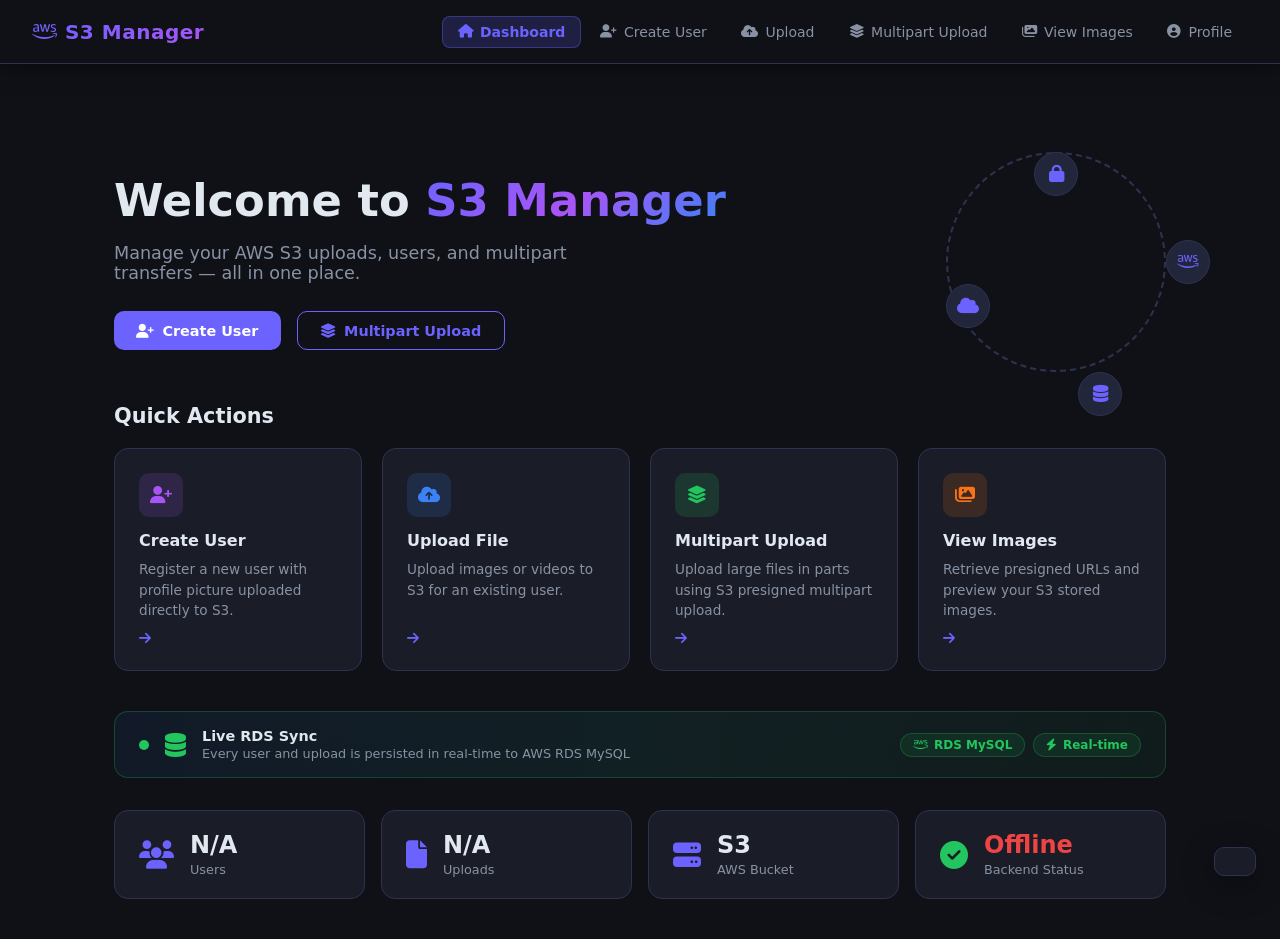
<file: S3 & RDS/src/main/resources/static/index.html>
<!DOCTYPE html>
<html lang="en">
<head>
    <meta charset="UTF-8"/>
    <meta name="viewport" content="width=device-width, initial-scale=1.0"/>
    <title>S3 Manager | Dashboard</title>
    <link rel="stylesheet" href="css/style.css"/>
    <link rel="stylesheet" href="https://cdnjs.cloudflare.com/ajax/libs/font-awesome/6.5.0/css/all.min.css"/>
</head>
<body>
<nav class="navbar">
    <div class="nav-brand"><i class="fa-brands fa-aws"></i> S3 Manager</div>
    <ul class="nav-links">
        <li><a href="index.html" class="active"><i class="fa-solid fa-house"></i> Dashboard</a></li>
        <li><a href="create-user.html"><i class="fa-solid fa-user-plus"></i> Create User</a></li>
        <li><a href="upload.html"><i class="fa-solid fa-cloud-arrow-up"></i> Upload</a></li>
        <li><a href="multipart.html"><i class="fa-solid fa-layer-group"></i> Multipart Upload</a></li>
        <li><a href="images.html"><i class="fa-solid fa-images"></i> View Images</a></li>
        <li><a href="profile.html"><i class="fa-solid fa-circle-user"></i> Profile</a></li>
    </ul>
</nav>

<main class="main-content">
    <section class="hero">
        <div class="hero-text">
            <h1>Welcome to <span class="gradient-text">S3 Manager</span></h1>
            <p>Manage your AWS S3 uploads, users, and multipart transfers — all in one place.</p>
            <div class="hero-actions">
                <a href="create-user.html" class="btn btn-primary"><i class="fa-solid fa-user-plus"></i> Create User</a>
                <a href="multipart.html" class="btn btn-outline"><i class="fa-solid fa-layer-group"></i> Multipart Upload</a>
            </div>
        </div>
        <div class="hero-visual">
            <div class="orbit-ring">
                <div class="orbit-icon" style="--i:0"><i class="fa-brands fa-aws"></i></div>
                <div class="orbit-icon" style="--i:1"><i class="fa-solid fa-database"></i></div>
                <div class="orbit-icon" style="--i:2"><i class="fa-solid fa-cloud"></i></div>
                <div class="orbit-icon" style="--i:3"><i class="fa-solid fa-lock"></i></div>
            </div>
        </div>
    </section>

    <section class="cards-section">
        <h2 class="section-title">Quick Actions</h2>
        <div class="cards-grid">
            <a href="create-user.html" class="card">
                <div class="card-icon purple"><i class="fa-solid fa-user-plus"></i></div>
                <h3>Create User</h3>
                <p>Register a new user with profile picture uploaded directly to S3.</p>
                <span class="card-arrow"><i class="fa-solid fa-arrow-right"></i></span>
            </a>
            <a href="upload.html" class="card">
                <div class="card-icon blue"><i class="fa-solid fa-cloud-arrow-up"></i></div>
                <h3>Upload File</h3>
                <p>Upload images or videos to S3 for an existing user.</p>
                <span class="card-arrow"><i class="fa-solid fa-arrow-right"></i></span>
            </a>
            <a href="multipart.html" class="card">
                <div class="card-icon green"><i class="fa-solid fa-layer-group"></i></div>
                <h3>Multipart Upload</h3>
                <p>Upload large files in parts using S3 presigned multipart upload.</p>
                <span class="card-arrow"><i class="fa-solid fa-arrow-right"></i></span>
            </a>
            <a href="images.html" class="card">
                <div class="card-icon orange"><i class="fa-solid fa-images"></i></div>
                <h3>View Images</h3>
                <p>Retrieve presigned URLs and preview your S3 stored images.</p>
                <span class="card-arrow"><i class="fa-solid fa-arrow-right"></i></span>
            </a>
        </div>
    </section>

    <section class="rds-banner">
        <div class="rds-banner-inner">
            <div class="rds-pulse"></div>
            <i class="fa-solid fa-database"></i>
            <div class="rds-banner-text">
                <strong>Live RDS Sync</strong>
                <span>Every user and upload is persisted in real-time to AWS RDS MySQL</span>
            </div>
            <div class="rds-badges">
                <span class="rds-badge"><i class="fa-brands fa-aws"></i> RDS MySQL</span>
                <span class="rds-badge"><i class="fa-solid fa-bolt"></i> Real-time</span>
            </div>
        </div>
    </section>

    <section class="stats-section">
        <div class="stat-card">
            <i class="fa-solid fa-users"></i>
            <div>
                <span class="stat-num" id="stat-users">—</span>
                <span class="stat-label">Users</span>
            </div>
        </div>
        <div class="stat-card">
            <i class="fa-solid fa-file"></i>
            <div>
                <span class="stat-num" id="stat-uploads">—</span>
                <span class="stat-label">Uploads</span>
            </div>
        </div>
        <div class="stat-card">
            <i class="fa-solid fa-server"></i>
            <div>
                <span class="stat-num">S3</span>
                <span class="stat-label">AWS Bucket</span>
            </div>
        </div>
        <div class="stat-card">
            <i class="fa-solid fa-circle-check" style="color:#22c55e"></i>
            <div>
                <span class="stat-num" id="stat-status">Live</span>
                <span class="stat-label">Backend Status</span>
            </div>
        </div>
    </section>
</main>

<div id="toast" class="toast hidden"></div>
<script src="js/main.js"></script>
</body>
</html>
</file>
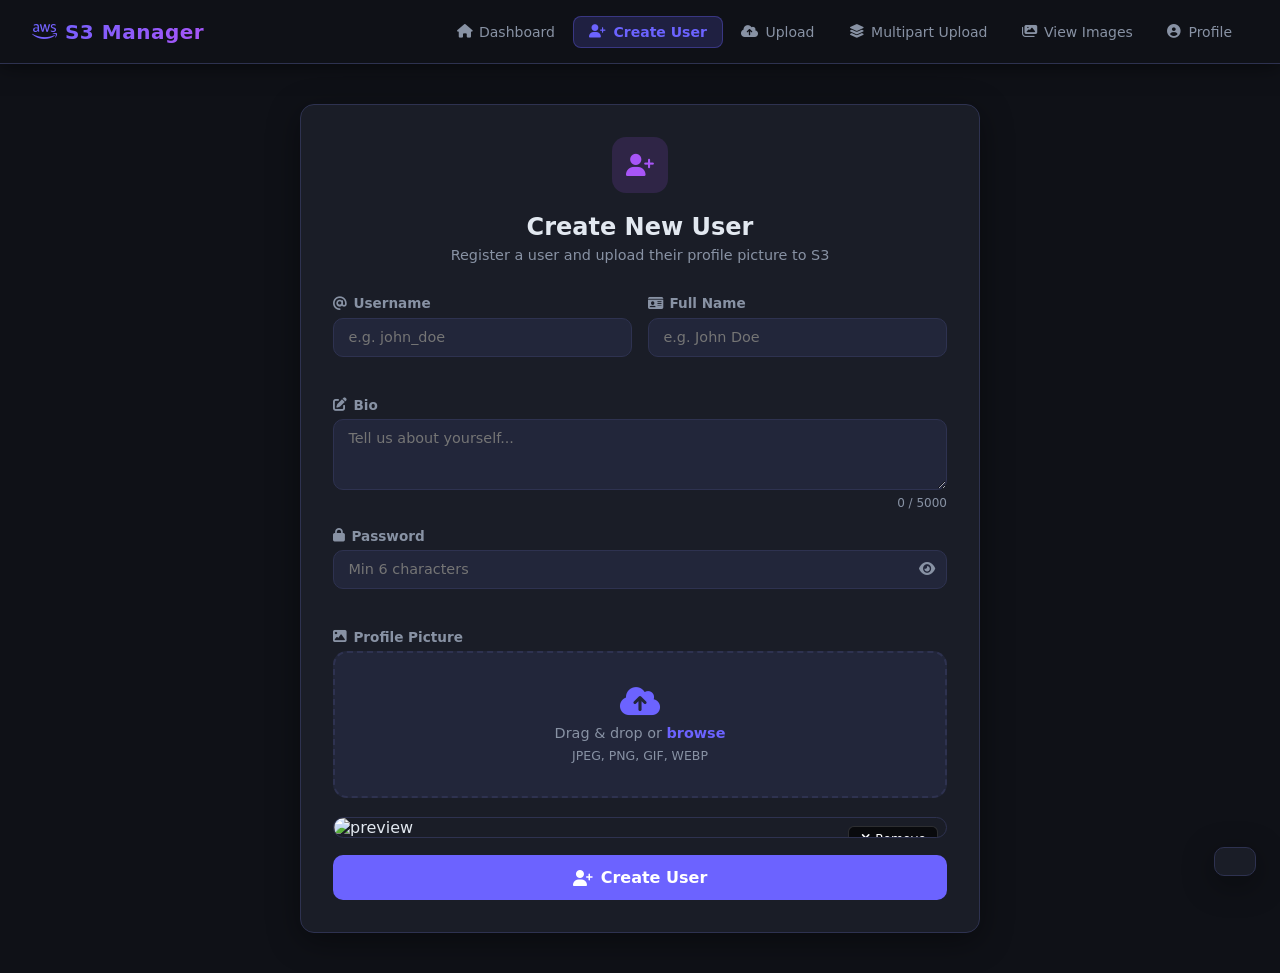
<file: S3 & RDS/src/main/resources/static/create-user.html>
<!DOCTYPE html>
<html lang="en">
<head>
    <meta charset="UTF-8"/>
    <meta name="viewport" content="width=device-width, initial-scale=1.0"/>
    <title>S3 Manager | Create User</title>
    <link rel="stylesheet" href="css/style.css"/>
    <link rel="stylesheet" href="https://cdnjs.cloudflare.com/ajax/libs/font-awesome/6.5.0/css/all.min.css"/>
</head>
<body>
<nav class="navbar">
    <div class="nav-brand"><i class="fa-brands fa-aws"></i> S3 Manager</div>
    <ul class="nav-links">
        <li><a href="index.html"><i class="fa-solid fa-house"></i> Dashboard</a></li>
        <li><a href="create-user.html" class="active"><i class="fa-solid fa-user-plus"></i> Create User</a></li>
        <li><a href="upload.html"><i class="fa-solid fa-cloud-arrow-up"></i> Upload</a></li>
        <li><a href="multipart.html"><i class="fa-solid fa-layer-group"></i> Multipart Upload</a></li>
        <li><a href="images.html"><i class="fa-solid fa-images"></i> View Images</a></li>
        <li><a href="profile.html"><i class="fa-solid fa-circle-user"></i> Profile</a></li>
    </ul>
</nav>

<main class="main-content page-center">
    <div class="form-card">
        <div class="form-card-header">
            <div class="form-icon purple"><i class="fa-solid fa-user-plus"></i></div>
            <h2>Create New User</h2>
            <p>Register a user and upload their profile picture to S3</p>
        </div>

        <form id="createUserForm" novalidate>
            <div class="form-row">
                <div class="form-group">
                    <label for="username"><i class="fa-solid fa-at"></i> Username</label>
                    <input type="text" id="username" name="username" placeholder="e.g. john_doe" required minlength="3" maxlength="20"/>
                    <span class="field-error" id="err-username"></span>
                </div>
                <div class="form-group">
                    <label for="name"><i class="fa-solid fa-id-card"></i> Full Name</label>
                    <input type="text" id="name" name="name" placeholder="e.g. John Doe" required/>
                    <span class="field-error" id="err-name"></span>
                </div>
            </div>

            <div class="form-group">
                <label for="bio"><i class="fa-solid fa-pen-to-square"></i> Bio</label>
                <textarea id="bio" name="bio" placeholder="Tell us about yourself..." maxlength="5000" rows="3"></textarea>
                <span class="char-count" id="bio-count">0 / 5000</span>
            </div>

            <div class="form-group">
                <label for="password"><i class="fa-solid fa-lock"></i> Password</label>
                <div class="input-icon-wrap">
                    <input type="password" id="password" name="password" placeholder="Min 6 characters" required minlength="6"/>
                    <button type="button" class="toggle-pass" onclick="togglePassword()"><i class="fa-solid fa-eye" id="eye-icon"></i></button>
                </div>
                <span class="field-error" id="err-password"></span>
            </div>

            <div class="form-group">
                <label><i class="fa-solid fa-image"></i> Profile Picture</label>
                <div class="drop-zone" id="dropZone">
                    <input type="file" id="images" name="images" accept="image/*" class="drop-input"/>
                    <div class="drop-content" id="dropContent">
                        <i class="fa-solid fa-cloud-arrow-up fa-2x"></i>
                        <p>Drag & drop or <span>browse</span></p>
                        <small>JPEG, PNG, GIF, WEBP</small>
                    </div>
                </div>
                <div id="previewWrap" class="preview-wrap hidden">
                    <img id="imagePreview" class="image-preview" alt="preview"/>
                    <button type="button" class="preview-remove" id="removePreview"><i class="fa-solid fa-xmark"></i> Remove</button>
                </div>
            </div>

            <button type="submit" class="btn btn-primary btn-full" id="submitBtn">
                <i class="fa-solid fa-user-plus" id="submitIcon"></i>
                <span id="submitText">Create User</span>
            </button>
        </form>
    </div>
</main>

<div id="toast" class="toast hidden"></div>
<script src="js/create-user.js"></script>
</body>
</html>
</file>
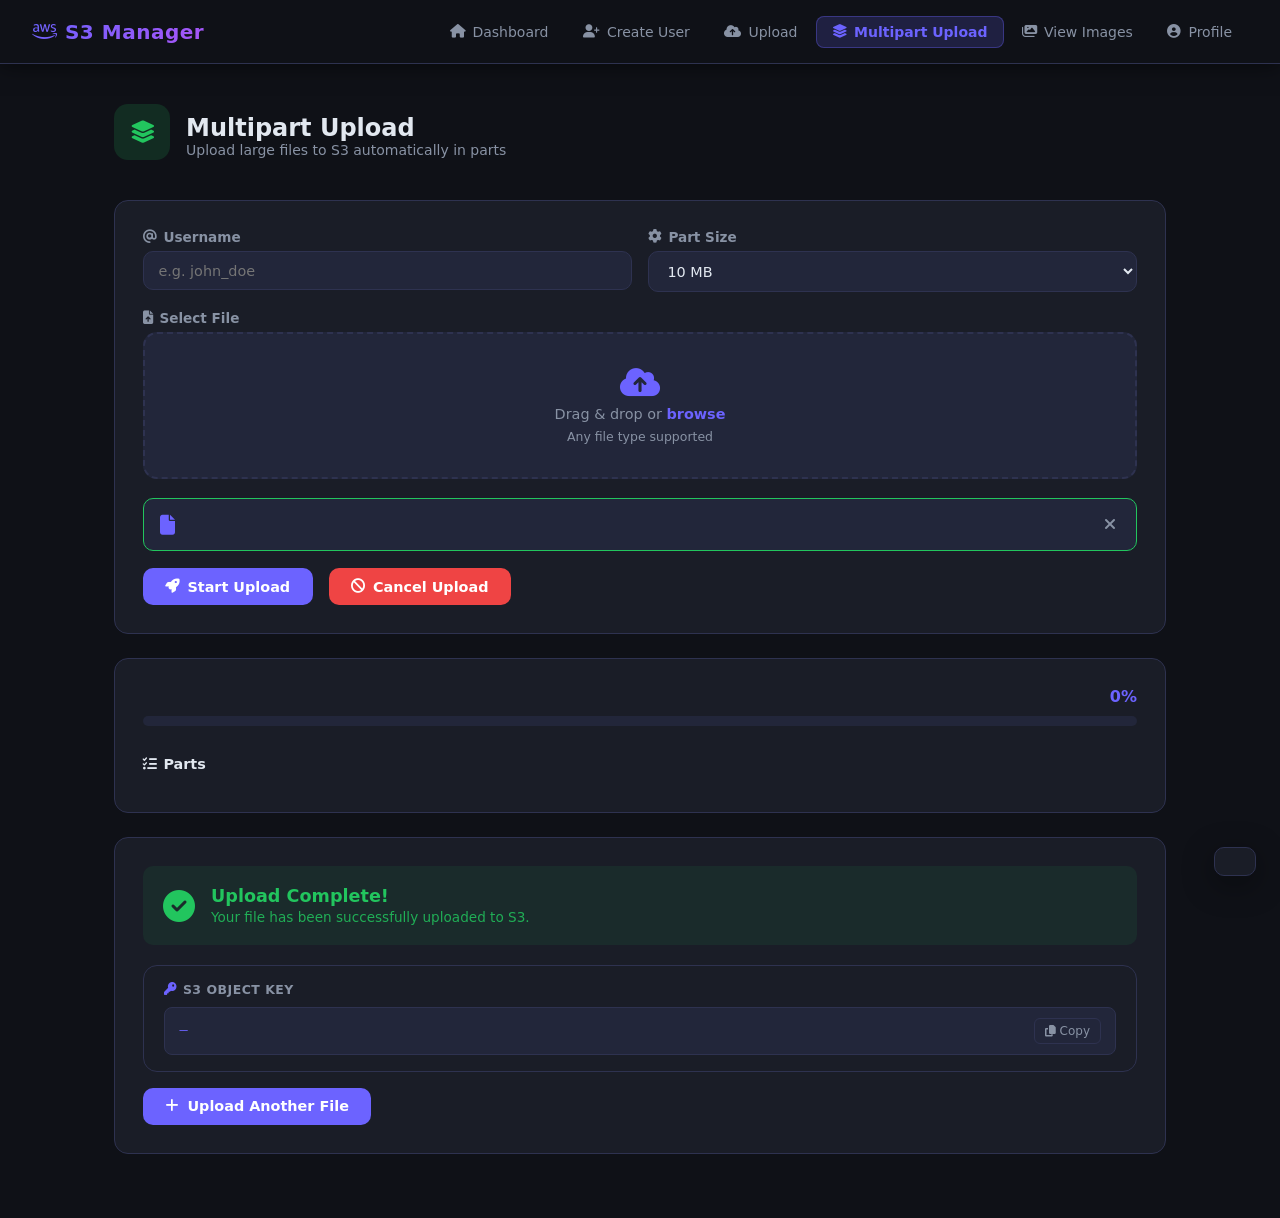
<file: S3 & RDS/src/main/resources/static/multipart.html>
<!DOCTYPE html>
<html lang="en">
<head>
    <meta charset="UTF-8"/>
    <meta name="viewport" content="width=device-width, initial-scale=1.0"/>
    <title>S3 Manager | Multipart Upload</title>
    <link rel="stylesheet" href="css/style.css"/>
    <link rel="stylesheet" href="https://cdnjs.cloudflare.com/ajax/libs/font-awesome/6.5.0/css/all.min.css"/>
</head>
<body>
<nav class="navbar">
    <div class="nav-brand"><i class="fa-brands fa-aws"></i> S3 Manager</div>
    <ul class="nav-links">
        <li><a href="index.html"><i class="fa-solid fa-house"></i> Dashboard</a></li>
        <li><a href="create-user.html"><i class="fa-solid fa-user-plus"></i> Create User</a></li>
        <li><a href="upload.html"><i class="fa-solid fa-cloud-arrow-up"></i> Upload</a></li>
        <li><a href="multipart.html" class="active"><i class="fa-solid fa-layer-group"></i> Multipart Upload</a></li>
        <li><a href="images.html"><i class="fa-solid fa-images"></i> View Images</a></li>
        <li><a href="profile.html"><i class="fa-solid fa-circle-user"></i> Profile</a></li>
    </ul>
</nav>

<main class="main-content">
    <div class="page-header">
        <div class="form-icon green"><i class="fa-solid fa-layer-group"></i></div>
        <div>
            <h2>Multipart Upload</h2>
            <p>Upload large files to S3 automatically in parts</p>
        </div>
    </div>

    <!-- Upload Form -->
    <div class="mp-panel" id="panel-form">
        <div class="form-row">
            <div class="form-group">
                <label><i class="fa-solid fa-at"></i> Username</label>
                <input type="text" id="mp-userName" placeholder="e.g. john_doe"/>
            </div>
            <div class="form-group">
                <label><i class="fa-solid fa-gear"></i> Part Size</label>
                <select id="mp-partSize">
                    <option value="5242880">5 MB</option>
                    <option value="10485760" selected>10 MB</option>
                    <option value="20971520">20 MB</option>
                    <option value="52428800">50 MB</option>
                </select>
            </div>
        </div>

        <div class="form-group">
            <label><i class="fa-solid fa-file-arrow-up"></i> Select File</label>
            <div class="drop-zone" id="mpDropZone">
                <input type="file" id="mp-file" class="drop-input"/>
                <div class="drop-content" id="mpDropContent">
                    <i class="fa-solid fa-cloud-arrow-up fa-2x"></i>
                    <p>Drag & drop or <span>browse</span></p>
                    <small>Any file type supported</small>
                </div>
            </div>
            <!-- File info shown after selection -->
            <div class="file-info-bar hidden" id="fileInfoBar">
                <i class="fa-solid fa-file fa-lg" style="color:var(--primary)"></i>
                <div class="file-info-details">
                    <span id="fileInfoName"></span>
                    <small id="fileInfoMeta"></small>
                </div>
                <button class="remove-file-btn" id="removeFileBtn"><i class="fa-solid fa-xmark"></i></button>
            </div>
        </div>

        <div class="mp-actions">
            <button class="btn btn-primary" id="startBtn">
                <i class="fa-solid fa-rocket"></i> Start Upload
            </button>
            <button class="btn btn-danger hidden" id="cancelBtn">
                <i class="fa-solid fa-ban"></i> Cancel Upload
            </button>
        </div>
    </div>

    <!-- Progress Panel — shown during upload -->
    <div class="mp-panel hidden" id="panel-progress">

        <!-- Overall progress -->
        <div class="overall-progress">
            <div class="overall-progress-header">
                <span id="overallStatus"></span>
                <span id="overallPct">0%</span>
            </div>
            <div class="progress-bar-bg">
                <div class="progress-bar-fill" id="progress-fill"></div>
            </div>
            <div class="progress-meta">
                <span id="progressPartsText"></span>
                <span id="progressSizeText"></span>
            </div>
        </div>

        <!-- Parts list -->
        <div class="parts-list" id="parts-list">
            <h4><i class="fa-solid fa-list-check"></i> Parts</h4>
            <div id="parts-cards"></div>
        </div>
    </div>

    <!-- Result Panel — shown after completion -->
    <div class="mp-panel hidden" id="panel-result">
        <div class="upload-result-header success-box" id="resultHeader">
            <i class="fa-solid fa-circle-check fa-2x"></i>
            <div>
                <h3>Upload Complete!</h3>
                <p>Your file has been successfully uploaded to S3.</p>
            </div>
        </div>
        <div class="object-key-card" style="margin-top:1.25rem">
            <div class="object-key-label"><i class="fa-solid fa-key"></i> S3 Object Key</div>
            <div class="object-key-value">
                <code id="result-key">—</code>
                <button class="copy-btn" id="copyResultKey"><i class="fa-solid fa-copy"></i> Copy</button>
            </div>
        </div>
        <div style="margin-top:1rem">
            <button class="btn btn-primary" id="uploadAnotherBtn">
                <i class="fa-solid fa-plus"></i> Upload Another File
            </button>
        </div>
    </div>

</main>

<div id="toast" class="toast hidden"></div>
<script src="js/multipart.js"></script>
</body>
</html>
</file>
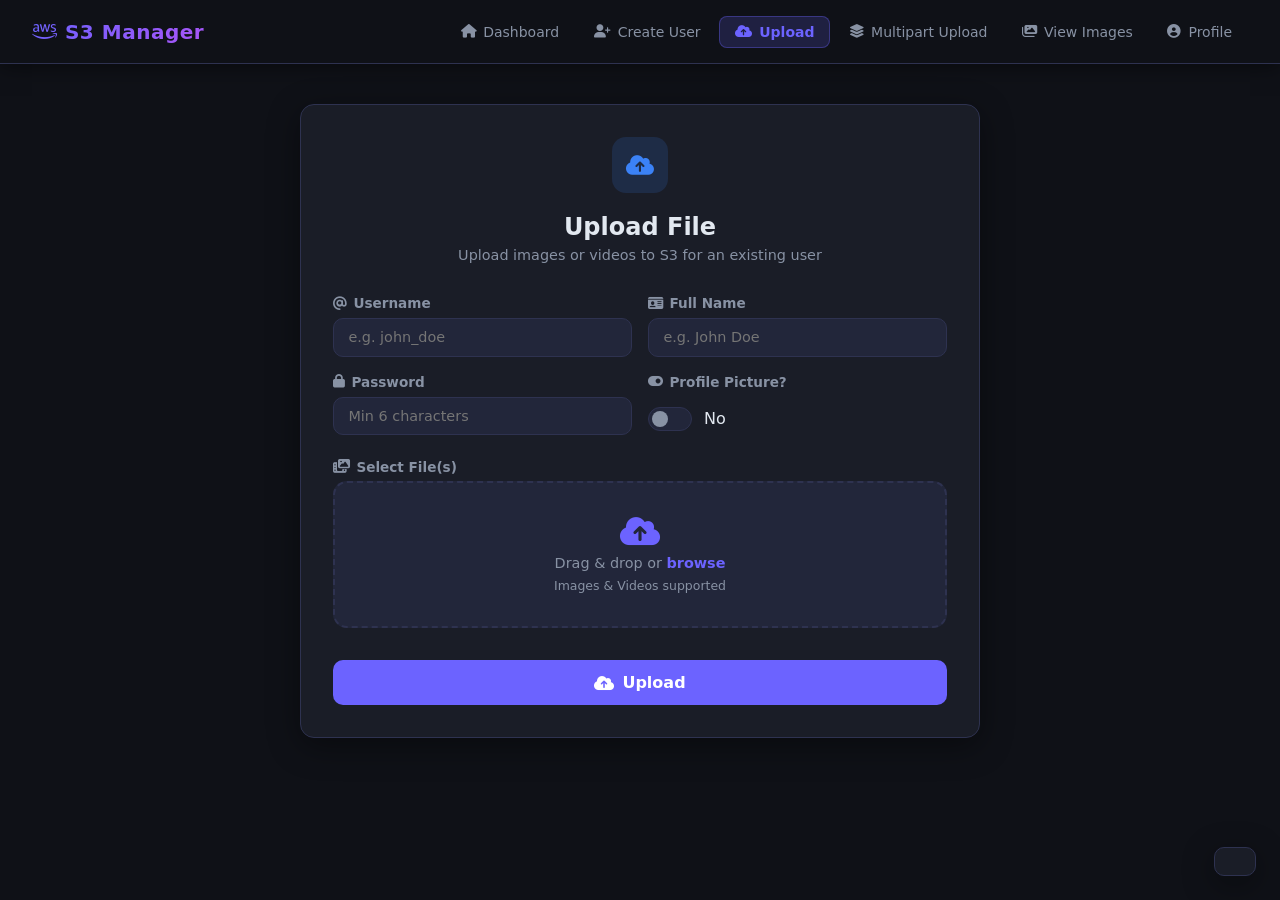
<file: S3 & RDS/src/main/resources/static/upload.html>
<!DOCTYPE html>
<html lang="en">
<head>
    <meta charset="UTF-8"/>
    <meta name="viewport" content="width=device-width, initial-scale=1.0"/>
    <title>S3 Manager | Upload File</title>
    <link rel="stylesheet" href="css/style.css"/>
    <link rel="stylesheet" href="https://cdnjs.cloudflare.com/ajax/libs/font-awesome/6.5.0/css/all.min.css"/>
</head>
<body>
<nav class="navbar">
    <div class="nav-brand"><i class="fa-brands fa-aws"></i> S3 Manager</div>
    <ul class="nav-links">
        <li><a href="index.html"><i class="fa-solid fa-house"></i> Dashboard</a></li>
        <li><a href="create-user.html"><i class="fa-solid fa-user-plus"></i> Create User</a></li>
        <li><a href="upload.html" class="active"><i class="fa-solid fa-cloud-arrow-up"></i> Upload</a></li>
        <li><a href="multipart.html"><i class="fa-solid fa-layer-group"></i> Multipart Upload</a></li>
        <li><a href="images.html"><i class="fa-solid fa-images"></i> View Images</a></li>
        <li><a href="profile.html"><i class="fa-solid fa-circle-user"></i> Profile</a></li>
    </ul>
</nav>

<main class="main-content page-center">
    <div class="form-card">
        <div class="form-card-header">
            <div class="form-icon blue"><i class="fa-solid fa-cloud-arrow-up"></i></div>
            <h2>Upload File</h2>
            <p>Upload images or videos to S3 for an existing user</p>
        </div>

        <form id="uploadForm" novalidate>
            <div class="form-row">
                <div class="form-group">
                    <label><i class="fa-solid fa-at"></i> Username</label>
                    <input type="text" id="up-username" placeholder="e.g. john_doe" required/>
                </div>
                <div class="form-group">
                    <label><i class="fa-solid fa-id-card"></i> Full Name</label>
                    <input type="text" id="up-name" placeholder="e.g. John Doe" required/>
                </div>
            </div>
            <div class="form-row">
                <div class="form-group">
                    <label><i class="fa-solid fa-lock"></i> Password</label>
                    <input type="password" id="up-password" placeholder="Min 6 characters" required/>
                </div>
                <div class="form-group">
                    <label><i class="fa-solid fa-toggle-on"></i> Profile Picture?</label>
                    <div class="toggle-wrap">
                        <label class="toggle">
                            <input type="checkbox" id="up-isProfile"/>
                            <span class="toggle-slider"></span>
                        </label>
                        <span id="toggle-label">No</span>
                    </div>
                </div>
            </div>

            <div class="form-group">
                <label><i class="fa-solid fa-photo-film"></i> Select File(s)</label>
                <div class="drop-zone" id="upDropZone">
                    <input type="file" id="up-files" name="images" accept="image/*,video/*" multiple class="drop-input"/>
                    <div class="drop-content" id="upDropContent">
                        <i class="fa-solid fa-cloud-arrow-up fa-2x"></i>
                        <p>Drag & drop or <span>browse</span></p>
                        <small>Images & Videos supported</small>
                    </div>
                </div>
                <div class="file-chips" id="file-chips"></div>
            </div>

            <button type="submit" class="btn btn-primary btn-full" id="upSubmitBtn">
                <i class="fa-solid fa-cloud-arrow-up" id="upSubmitIcon"></i>
                <span id="upSubmitText"> Upload</span>
            </button>
        </form>
    </div>
</main>

<div id="toast" class="toast hidden"></div>
<script src="js/upload.js"></script>
</body>
</html>
</file>
<file: S3 & RDS/src/main/resources/static/css/style.css>
/* ===== VARIABLES ===== */
:root {
    --bg: #0f1117;
    --bg2: #1a1d27;
    --bg3: #22263a;
    --border: #2e3250;
    --primary: #6c63ff;
    --primary-dark: #5548e0;
    --green: #22c55e;
    --blue: #3b82f6;
    --orange: #f97316;
    --purple: #a855f7;
    --red: #ef4444;
    --text: #e2e8f0;
    --text-muted: #8892a4;
    --radius: 14px;
    --shadow: 0 8px 32px rgba(0,0,0,0.4);
    --transition: 0.25s ease;
}

/* ===== RESET ===== */
*, *::before, *::after { box-sizing: border-box; margin: 0; padding: 0; }
html { scroll-behavior: smooth; }
body {
    font-family: 'Segoe UI', system-ui, sans-serif;
    background: var(--bg);
    color: var(--text);
    min-height: 100vh;
}
a { text-decoration: none; color: inherit; }
ul { list-style: none; }
input, textarea, select, button { font-family: inherit; }

/* ===== SCROLLBAR ===== */
::-webkit-scrollbar { width: 6px; }
::-webkit-scrollbar-track { background: var(--bg2); }
::-webkit-scrollbar-thumb { background: var(--border); border-radius: 99px; }

/* ===== NAVBAR ===== */
.navbar {
    position: sticky;
    top: 0;
    z-index: 100;
    display: flex;
    align-items: center;
    justify-content: space-between;
    padding: 0 2rem;
    height: 64px;
    background: #0f1117;
    border-bottom: 1px solid #2e3250;
    box-shadow: 0 2px 20px rgba(0,0,0,0.5);
}
.nav-brand {
    font-size: 1.25rem;
    font-weight: 700;
    background: linear-gradient(135deg, #6c63ff, #a855f7);
    -webkit-background-clip: text;
    -webkit-text-fill-color: transparent;
    letter-spacing: 0.5px;
    flex-shrink: 0;
}
.nav-links {
    display: flex;
    gap: 0.15rem;
    align-items: center;
}
.nav-links li { list-style: none; }
.nav-links a {
    display: flex;
    align-items: center;
    gap: 0.45rem;
    padding: 0.5rem 1rem;
    border-radius: 8px;
    font-size: 0.875rem;
    font-weight: 500;
    color: #8892a4;
    text-decoration: none;
    transition: background 0.2s ease, color 0.2s ease, box-shadow 0.2s ease;
    position: relative;
    white-space: nowrap;
}
.nav-links a:hover {
    background: #2e3250;
    color: #e2e8f0;
    box-shadow: inset 0 0 0 1px rgba(108,99,255,0.25);
}
.nav-links a.active {
    background: rgba(108,99,255,0.18);
    color: #6c63ff;
    font-weight: 700;
    box-shadow: inset 0 0 0 1px rgba(108,99,255,0.35);
}
.nav-links a i {
    font-size: 0.85rem;
    transition: transform 0.2s ease;
}
.nav-links a:hover i { transform: scale(1.2); }

/* ===== MAIN CONTENT ===== */
.main-content {
    max-width: 1100px;
    margin: 0 auto;
    padding: 2.5rem 1.5rem;
}
.page-center { display: flex; flex-direction: column; align-items: center; gap: 1.5rem; }

/* ===== HERO ===== */
.hero {
    display: flex;
    align-items: center;
    justify-content: space-between;
    gap: 2rem;
    padding: 3rem 0 2rem;
}
.hero-text h1 { font-size: 2.8rem; font-weight: 800; line-height: 1.2; margin-bottom: 1rem; }
.hero-text p { color: var(--text-muted); font-size: 1.1rem; margin-bottom: 1.75rem; max-width: 480px; }
.gradient-text {
    background: linear-gradient(135deg, #6c63ff, #a855f7, #3b82f6);
    -webkit-background-clip: text;
    -webkit-text-fill-color: transparent;
}
.hero-actions { display: flex; gap: 1rem; flex-wrap: wrap; }

/* ===== ORBIT ANIMATION ===== */
.hero-visual { flex-shrink: 0; }
.orbit-ring {
    position: relative;
    width: 220px;
    height: 220px;
    border: 2px dashed var(--border);
    border-radius: 50%;
    animation: spin 12s linear infinite;
}
.orbit-icon {
    position: absolute;
    width: 44px;
    height: 44px;
    background: var(--bg3);
    border: 1px solid var(--border);
    border-radius: 50%;
    display: flex;
    align-items: center;
    justify-content: center;
    font-size: 1.1rem;
    color: var(--primary);
    top: 50%;
    left: 50%;
    transform-origin: 0 0;
    transform: rotate(calc(var(--i) * 90deg)) translateX(110px) translateY(-50%) rotate(calc(var(--i) * -90deg));
    animation: counter-spin 12s linear infinite;
}
@keyframes spin { to { transform: rotate(360deg); } }
@keyframes counter-spin { to { transform: rotate(calc(var(--i) * 90deg - 360deg)) translateX(110px) translateY(-50%) rotate(calc(360deg - var(--i) * 90deg)); } }

/* ===== BUTTONS ===== */
.btn {
    display: inline-flex;
    align-items: center;
    gap: 0.5rem;
    padding: 0.65rem 1.4rem;
    border-radius: 10px;
    font-size: 0.9rem;
    font-weight: 600;
    cursor: pointer;
    border: none;
    transition: var(--transition);
}
.btn-primary { background: var(--primary); color: #fff; }
.btn-primary:hover { background: var(--primary-dark); transform: translateY(-1px); box-shadow: 0 4px 20px rgba(108,99,255,0.4); }
.btn-outline { background: transparent; color: var(--primary); border: 1.5px solid var(--primary); }
.btn-outline:hover { background: rgba(108,99,255,0.1); }
.btn-danger { background: var(--red); color: #fff; }
.btn-danger:hover { background: #dc2626; transform: translateY(-1px); }
.btn-full { width: 100%; justify-content: center; padding: 0.8rem; font-size: 1rem; }
.btn:disabled { opacity: 0.5; cursor: not-allowed; transform: none !important; }

/* ===== CARDS GRID ===== */
.section-title {
    font-size: 1.3rem;
    font-weight: 700;
    margin-bottom: 1.25rem;
    color: var(--text);
}
.cards-grid {
    display: grid;
    grid-template-columns: repeat(auto-fit, minmax(230px, 1fr));
    gap: 1.25rem;
    margin-bottom: 2.5rem;
}
.card {
    background: var(--bg2);
    border: 1px solid var(--border);
    border-radius: var(--radius);
    padding: 1.5rem;
    display: flex;
    flex-direction: column;
    gap: 0.6rem;
    transition: var(--transition);
    position: relative;
    overflow: hidden;
}
.card::before {
    content: '';
    position: absolute;
    inset: 0;
    background: linear-gradient(135deg, rgba(108,99,255,0.05), transparent);
    opacity: 0;
    transition: var(--transition);
}
.card:hover { border-color: var(--primary); transform: translateY(-3px); box-shadow: var(--shadow); }
.card:hover::before { opacity: 1; }
.card h3 { font-size: 1rem; font-weight: 700; }
.card p { font-size: 0.85rem; color: var(--text-muted); line-height: 1.5; }
.card-icon {
    width: 44px; height: 44px;
    border-radius: 10px;
    display: flex; align-items: center; justify-content: center;
    font-size: 1.1rem;
    margin-bottom: 0.25rem;
}
.card-icon.purple { background: rgba(168,85,247,0.15); color: var(--purple); }
.card-icon.blue   { background: rgba(59,130,246,0.15); color: var(--blue); }
.card-icon.green  { background: rgba(34,197,94,0.15);  color: var(--green); }
.card-icon.orange { background: rgba(249,115,22,0.15); color: var(--orange); }
.card-arrow { margin-top: auto; color: var(--primary); font-size: 0.85rem; }

/* ===== STATS ===== */
.stats-section {
    display: grid;
    grid-template-columns: repeat(auto-fit, minmax(180px, 1fr));
    gap: 1rem;
}
.stat-card {
    background: var(--bg2);
    border: 1px solid var(--border);
    border-radius: var(--radius);
    padding: 1.25rem 1.5rem;
    display: flex;
    align-items: center;
    gap: 1rem;
}
.stat-card > i { font-size: 1.75rem; color: var(--primary); }
.stat-num { display: block; font-size: 1.5rem; font-weight: 800; }
.stat-label { font-size: 0.8rem; color: var(--text-muted); }

/* ===== FORM CARD ===== */
.form-card {
    background: var(--bg2);
    border: 1px solid var(--border);
    border-radius: var(--radius);
    padding: 2rem;
    width: 100%;
    max-width: 680px;
    box-shadow: var(--shadow);
}
.form-card-header { text-align: center; margin-bottom: 2rem; }
.form-card-header h2 { font-size: 1.5rem; font-weight: 700; margin: 0.75rem 0 0.4rem; }
.form-card-header p { color: var(--text-muted); font-size: 0.9rem; }
.form-icon {
    width: 56px; height: 56px;
    border-radius: 14px;
    display: inline-flex; align-items: center; justify-content: center;
    font-size: 1.4rem;
    margin-bottom: 0.5rem;
}
.form-icon.purple { background: rgba(168,85,247,0.15); color: var(--purple); }
.form-icon.blue   { background: rgba(59,130,246,0.15); color: var(--blue); }
.form-icon.green  { background: rgba(34,197,94,0.15);  color: var(--green); }
.form-icon.orange { background: rgba(249,115,22,0.15); color: var(--orange); }

/* ===== FORM ELEMENTS ===== */
.form-row { display: grid; grid-template-columns: 1fr 1fr; gap: 1rem; }
.form-group { display: flex; flex-direction: column; gap: 0.4rem; margin-bottom: 1.1rem; }
.form-group label { font-size: 0.85rem; font-weight: 600; color: var(--text-muted); display: flex; align-items: center; gap: 0.4rem; }
.form-group input,
.form-group textarea,
.form-group select {
    background: var(--bg3);
    border: 1.5px solid var(--border);
    border-radius: 10px;
    padding: 0.65rem 0.9rem;
    color: var(--text);
    font-size: 0.9rem;
    transition: var(--transition);
    outline: none;
    resize: vertical;
}
.form-group input:focus,
.form-group textarea:focus,
.form-group select:focus { border-color: var(--primary); box-shadow: 0 0 0 3px rgba(108,99,255,0.15); }
.form-group input.error { border-color: var(--red); }
.field-error { font-size: 0.78rem; color: var(--red); min-height: 1rem; }
.char-count { font-size: 0.75rem; color: var(--text-muted); text-align: right; }
.hint { font-size: 0.8rem; color: var(--text-muted); margin-bottom: 0.4rem; }
.hint code { background: var(--bg3); padding: 0.1rem 0.4rem; border-radius: 4px; font-size: 0.78rem; }

/* ===== PASSWORD TOGGLE ===== */
.input-icon-wrap { position: relative; }
.input-icon-wrap input { width: 100%; padding-right: 2.8rem; }
.toggle-pass {
    position: absolute; right: 0.75rem; top: 50%;
    transform: translateY(-50%);
    background: none; border: none; cursor: pointer;
    color: var(--text-muted); font-size: 0.9rem;
    transition: var(--transition);
}
.toggle-pass:hover { color: var(--text); }

/* ===== DROP ZONE ===== */
.drop-zone {
    position: relative;
    border: 2px dashed var(--border);
    border-radius: var(--radius);
    padding: 2rem;
    text-align: center;
    cursor: pointer;
    transition: var(--transition);
    background: var(--bg3);
    overflow: hidden;
}
.drop-zone:hover, .drop-zone.dragover { border-color: var(--primary); background: rgba(108,99,255,0.05); }
.drop-input {
    position: absolute; inset: 0;
    opacity: 0; cursor: pointer; width: 100%; height: 100%;
}
.drop-content { pointer-events: none; color: var(--text-muted); }
.drop-content i { color: var(--primary); margin-bottom: 0.5rem; }
.drop-content p { font-size: 0.9rem; margin-bottom: 0.25rem; }
.drop-content span { color: var(--primary); font-weight: 600; }
.drop-content small { font-size: 0.78rem; }
.image-preview { width: 100%; max-height: 200px; object-fit: cover; border-radius: 8px; display: block; }
.preview-wrap {
    margin-top: 0.75rem;
    border-radius: var(--radius);
    overflow: hidden;
    border: 1.5px solid var(--border);
    position: relative;
}
.preview-remove {
    position: absolute;
    top: 0.5rem; right: 0.5rem;
    background: rgba(0,0,0,0.65);
    border: 1px solid rgba(255,255,255,0.15);
    color: #fff;
    border-radius: 6px;
    padding: 0.3rem 0.7rem;
    font-size: 0.78rem;
    cursor: pointer;
    display: flex; align-items: center; gap: 0.35rem;
    transition: var(--transition);
}
.preview-remove:hover { background: var(--red); border-color: var(--red); }
.drop-zone.has-preview { border-color: var(--green); background: rgba(34,197,94,0.04); }

/* ===== FILE CHIPS ===== */
.file-chips { display: flex; flex-wrap: wrap; gap: 0.5rem; margin-top: 0.5rem; }
.chip {
    display: flex; align-items: center; gap: 0.4rem;
    background: var(--bg3); border: 1px solid var(--border);
    border-radius: 99px; padding: 0.3rem 0.75rem;
    font-size: 0.78rem; color: var(--text-muted);
}
.chip i { color: var(--primary); }

/* ===== TOGGLE ===== */
.toggle-wrap { display: flex; align-items: center; gap: 0.75rem; padding: 0.65rem 0; }
.toggle { position: relative; display: inline-block; width: 44px; height: 24px; }
.toggle input { opacity: 0; width: 0; height: 0; }
.toggle-slider {
    position: absolute; inset: 0;
    background: var(--bg3); border: 1.5px solid var(--border);
    border-radius: 99px; cursor: pointer; transition: var(--transition);
}
.toggle-slider::before {
    content: ''; position: absolute;
    width: 16px; height: 16px; border-radius: 50%;
    background: var(--text-muted);
    left: 3px; top: 50%; transform: translateY(-50%);
    transition: var(--transition);
}
.toggle input:checked + .toggle-slider { background: rgba(108,99,255,0.2); border-color: var(--primary); }
.toggle input:checked + .toggle-slider::before { background: var(--primary); transform: translateX(20px) translateY(-50%); }

/* ===== RESULT CARD ===== */
.result-card {
    background: var(--bg2);
    border: 1px solid var(--border);
    border-radius: var(--radius);
    overflow: hidden;
    width: 100%;
    max-width: 680px;
}
.result-header {
    display: flex; align-items: center; gap: 0.75rem;
    padding: 1rem 1.5rem;
    font-weight: 700;
}
.result-header.success { background: rgba(34,197,94,0.1); color: var(--green); border-bottom: 1px solid rgba(34,197,94,0.2); }
.result-body { padding: 1.25rem 1.5rem; display: flex; flex-direction: column; gap: 0.6rem; }
.result-row { display: flex; gap: 0.5rem; font-size: 0.875rem; }
.result-row strong { color: var(--text-muted); min-width: 120px; }
.result-row span { color: var(--text); word-break: break-all; }

/* ===== PAGE HEADER ===== */
.page-header {
    display: flex; align-items: center; gap: 1rem;
    margin-bottom: 2rem;
}
.page-header h2 { font-size: 1.5rem; font-weight: 700; }
.page-header p { color: var(--text-muted); font-size: 0.875rem; }

/* ===== STEPPER ===== */
.stepper {
    display: flex; align-items: center;
    margin-bottom: 2rem; gap: 0;
}
.step {
    display: flex; align-items: center; gap: 0.5rem;
    padding: 0.5rem 1rem;
    border-radius: 99px;
    font-size: 0.85rem;
    color: var(--text-muted);
    transition: var(--transition);
}
.step.active { background: rgba(108,99,255,0.15); color: var(--primary); font-weight: 700; }
.step.done { color: var(--green); }
.step-num {
    width: 26px; height: 26px;
    border-radius: 50%;
    background: var(--bg3); border: 1.5px solid var(--border);
    display: flex; align-items: center; justify-content: center;
    font-size: 0.78rem; font-weight: 700;
}
.step.active .step-num { background: var(--primary); border-color: var(--primary); color: #fff; }
.step.done .step-num { background: var(--green); border-color: var(--green); color: #fff; }
.step-line { flex: 1; height: 2px; background: var(--border); min-width: 40px; }

/* ===== MULTIPART PANELS ===== */
.mp-panel {
    background: var(--bg2);
    border: 1px solid var(--border);
    border-radius: var(--radius);
    padding: 1.75rem;
    margin-bottom: 1.5rem;
    transition: var(--transition);
}
.mp-panel h3 { font-size: 1rem; font-weight: 700; margin-bottom: 1.25rem; display: flex; align-items: center; gap: 0.5rem; }
.mp-panel.locked { opacity: 0.45; pointer-events: none; }
.mp-actions { display: flex; gap: 1rem; flex-wrap: wrap; margin-top: 0.5rem; }

/* File info bar */
.file-info-bar {
    display: flex; align-items: center; gap: 0.75rem;
    background: var(--bg3); border: 1.5px solid var(--green);
    border-radius: 10px; padding: 0.75rem 1rem;
    margin-top: 0.75rem;
}
.file-info-details { display: flex; flex-direction: column; flex: 1; gap: 0.15rem; }
.file-info-details span { font-size: 0.875rem; font-weight: 600; color: var(--text); }
.file-info-details small { font-size: 0.75rem; color: var(--text-muted); }
.remove-file-btn {
    background: none; border: none; cursor: pointer;
    color: var(--text-muted); font-size: 1rem;
    transition: var(--transition); padding: 0.25rem;
}
.remove-file-btn:hover { color: var(--red); }

/* Overall progress */
.overall-progress { margin-bottom: 1.5rem; }
.overall-progress-header {
    display: flex; justify-content: space-between; align-items: center;
    margin-bottom: 0.6rem; font-size: 0.875rem; font-weight: 600;
}
#overallPct { font-size: 1rem; font-weight: 800; color: var(--primary); }
.progress-meta {
    display: flex; justify-content: space-between;
    font-size: 0.75rem; color: var(--text-muted); margin-top: 0.4rem;
}

/* Part cards */
.parts-list h4 { font-size: 0.9rem; font-weight: 700; margin-bottom: 0.75rem; display: flex; align-items: center; gap: 0.4rem; }
#parts-cards { display: flex; flex-direction: column; gap: 0.5rem; max-height: 360px; overflow-y: auto; padding-right: 0.25rem; }
.part-card {
    display: flex; align-items: center; justify-content: space-between;
    background: var(--bg3); border: 1px solid var(--border);
    border-radius: 10px; padding: 0.65rem 1rem;
    transition: var(--transition);
}
.part-card-active { border-color: var(--primary); background: rgba(108,99,255,0.06); }
.part-card-left { display: flex; flex-direction: column; gap: 0.15rem; }
.part-num { font-size: 0.8rem; font-weight: 700; color: var(--text); }
.part-status-text { font-size: 0.72rem; color: var(--text-muted); word-break: break-all; max-width: 420px; }

/* Part badges */
.part-badge {
    display: inline-flex; align-items: center; gap: 0.3rem;
    padding: 0.25rem 0.7rem; border-radius: 99px;
    font-size: 0.72rem; font-weight: 700; white-space: nowrap; flex-shrink: 0;
}
.badge-waiting  { background: rgba(136,146,164,0.12); color: var(--text-muted); }
.badge-pending  { background: rgba(249,115,22,0.15);  color: var(--orange); }
.badge-retrying { background: rgba(59,130,246,0.15);  color: var(--blue); }
.badge-success  { background: rgba(34,197,94,0.15);   color: var(--green); }
.badge-error    { background: rgba(239,68,68,0.15);   color: var(--red); }

/* Upload result */
.upload-result-header {
    display: flex; align-items: center; gap: 1rem;
    padding: 1.25rem; border-radius: 10px;
}
.upload-result-header h3 { font-size: 1.1rem; font-weight: 700; margin-bottom: 0.2rem; }
.upload-result-header p  { font-size: 0.85rem; opacity: 0.85; }

.info-box {
    margin-top: 1rem;
    background: var(--bg3);
    border: 1px solid var(--border);
    border-radius: 10px;
    padding: 1rem 1.25rem;
    font-size: 0.875rem;
    line-height: 1.8;
}
.info-box code {
    background: rgba(108,99,255,0.15);
    color: var(--primary);
    padding: 0.15rem 0.5rem;
    border-radius: 5px;
    font-size: 0.8rem;
    word-break: break-all;
}
.success-box { border-color: rgba(34,197,94,0.3); color: var(--green); background: rgba(34,197,94,0.08); }
.danger-box  { border-color: rgba(239,68,68,0.3);  color: var(--red);   background: rgba(239,68,68,0.08); }
.action-row { display: flex; gap: 1rem; flex-wrap: wrap; }

/* ===== PROGRESS BAR ===== */
.progress-wrap { margin-top: 1.25rem; }
.progress-bar-bg {
    background: var(--bg3);
    border-radius: 99px;
    height: 10px;
    overflow: hidden;
    margin-bottom: 0.4rem;
}
.progress-bar-fill {
    height: 100%;
    width: 0%;
    background: linear-gradient(90deg, var(--primary), var(--purple));
    border-radius: 99px;
    transition: width 0.3s ease;
}
#progress-text { font-size: 0.8rem; color: var(--text-muted); text-align: right; }

/* ===== PARTS TABLE ===== */
.parts-list { margin-top: 1.25rem; }
.parts-list h4 { font-size: 0.9rem; font-weight: 700; margin-bottom: 0.75rem; display: flex; align-items: center; gap: 0.4rem; }
.parts-table { width: 100%; border-collapse: collapse; font-size: 0.82rem; }
.parts-table th {
    background: var(--bg3);
    padding: 0.6rem 0.9rem;
    text-align: left;
    color: var(--text-muted);
    font-weight: 600;
    border-bottom: 1px solid var(--border);
}
.parts-table td {
    padding: 0.6rem 0.9rem;
    border-bottom: 1px solid var(--border);
    word-break: break-all;
    color: var(--text);
}
.parts-table tr:last-child td { border-bottom: none; }
.badge {
    display: inline-flex; align-items: center; gap: 0.3rem;
    padding: 0.2rem 0.6rem; border-radius: 99px;
    font-size: 0.75rem; font-weight: 600;
}
.badge-success { background: rgba(34,197,94,0.15); color: var(--green); }
.badge-pending { background: rgba(249,115,22,0.15); color: var(--orange); }

/* ===== IMAGE GALLERY ===== */
.image-gallery {
    display: grid;
    grid-template-columns: repeat(auto-fill, minmax(200px, 1fr));
    gap: 1rem;
    margin-top: 1rem;
}
.gallery-item {
    background: var(--bg2);
    border: 1px solid var(--border);
    border-radius: var(--radius);
    overflow: hidden;
    cursor: pointer;
    transition: var(--transition);
}
.gallery-item:hover { transform: scale(1.02); border-color: var(--primary); }
.gallery-item img { width: 100%; height: 160px; object-fit: cover; display: block; }
.gallery-item-footer { padding: 0.6rem 0.75rem; font-size: 0.75rem; color: var(--text-muted); }
.gallery-item-footer a { color: var(--primary); font-size: 0.75rem; }
.gallery-no-img {
    height: 160px;
    display: flex; align-items: center; justify-content: center;
    background: var(--bg3);
    color: var(--text-muted);
    font-size: 2rem;
}

/* ===== URL LIST ===== */
.url-list { display: flex; flex-direction: column; gap: 0.6rem; margin-top: 0.5rem; }
.url-list li {
    background: var(--bg2);
    border: 1px solid var(--border);
    border-radius: 10px;
    padding: 0.75rem 1rem;
    font-size: 0.8rem;
    word-break: break-all;
    display: flex; align-items: center; justify-content: space-between; gap: 1rem;
}
.url-list a { color: var(--primary); }
.copy-btn {
    background: var(--bg3); border: 1px solid var(--border);
    border-radius: 6px; padding: 0.3rem 0.6rem;
    font-size: 0.75rem; cursor: pointer; color: var(--text-muted);
    transition: var(--transition); white-space: nowrap;
}
.copy-btn:hover { color: var(--primary); border-color: var(--primary); }

/* ===== LIGHTBOX ===== */
.lightbox {
    position: fixed; inset: 0; z-index: 999;
    background: rgba(0,0,0,0.85);
    display: flex; align-items: center; justify-content: center;
    backdrop-filter: blur(6px);
}
.lightbox.hidden {
    display: none !important;
}
.lightbox img { max-width: 90vw; max-height: 85vh; border-radius: var(--radius); box-shadow: var(--shadow); }
.lightbox-close {
    position: absolute; top: 1.5rem; right: 1.5rem;
    background: var(--bg2); border: 1px solid var(--border);
    border-radius: 50%; width: 40px; height: 40px;
    display: flex; align-items: center; justify-content: center;
    cursor: pointer; color: var(--text); font-size: 1rem;
    transition: var(--transition);
}
.lightbox-close:hover { background: var(--red); border-color: var(--red); color: #fff; }

/* ===== TOAST ===== */
.toast {
    position: fixed; bottom: 1.5rem; right: 1.5rem; z-index: 9999;
    background: var(--bg2); border: 1px solid var(--border);
    border-radius: 10px; padding: 0.85rem 1.25rem;
    font-size: 0.875rem; box-shadow: var(--shadow);
    display: flex; align-items: center; gap: 0.6rem;
    animation: slideIn 0.3s ease;
    max-width: 340px;
}
.toast.success { border-color: rgba(34,197,94,0.4); color: var(--green); }
.toast.error   { border-color: rgba(239,68,68,0.4);  color: var(--red); }
.toast.info    { border-color: rgba(108,99,255,0.4); color: var(--primary); }
@keyframes slideIn { from { opacity: 0; transform: translateY(10px); } to { opacity: 1; transform: translateY(0); } }

/* ===== PROFILE PAGE ===== */
.profile-wrapper { display: flex; flex-direction: column; gap: 2rem; max-width: 720px; margin: 0 auto; }
.profile-card {
    background: var(--bg2);
    border: 1px solid var(--border);
    border-radius: var(--radius);
    overflow: visible;
    box-shadow: var(--shadow);
}
.profile-banner {
    height: 130px;
    background: linear-gradient(135deg, #6c63ff 0%, #a855f7 50%, #3b82f6 100%);
    border-radius: var(--radius) var(--radius) 0 0;
    position: relative;
}
.profile-avatar-wrap {
    display: flex;
    justify-content: center;
    margin-top: -52px;
    margin-bottom: 0;
    position: relative;
    z-index: 2;
}
.profile-avatar {
    width: 104px; height: 104px;
    border-radius: 50%;
    background: var(--bg3);
    border: 4px solid var(--bg2);
    box-shadow: 0 0 0 3px rgba(108,99,255,0.3);
    display: flex; align-items: center; justify-content: center;
    font-size: 2.5rem; color: var(--text-muted);
    overflow: hidden;
    cursor: pointer;
    transition: var(--transition);
}
.profile-avatar:hover { box-shadow: 0 0 0 3px var(--primary); }
.profile-avatar img { width: 100%; height: 100%; object-fit: cover; display: block; }
.profile-info { text-align: center; padding: 0.75rem 2rem 2rem; }
.profile-info h2 { font-size: 1.5rem; font-weight: 800; margin-bottom: 0.25rem; }
.profile-username { color: var(--primary); font-size: 0.9rem; font-weight: 600; margin-bottom: 0.75rem; }
.profile-bio { color: var(--text-muted); font-size: 0.875rem; line-height: 1.6; margin-bottom: 1.25rem; max-width: 480px; margin-left: auto; margin-right: auto; }
.profile-meta {
    display: flex; flex-wrap: wrap; justify-content: center; gap: 1rem;
    font-size: 0.8rem; color: var(--text-muted);
}
.profile-meta span { display: flex; align-items: center; gap: 0.4rem; }
.profile-meta code { background: var(--bg3); padding: 0.15rem 0.5rem; border-radius: 5px; font-size: 0.75rem; color: var(--primary); word-break: break-all; }

/* Object Key Card */
.object-key-card {
    background: var(--bg2);
    border: 1px solid var(--border);
    border-radius: var(--radius);
    padding: 1rem 1.25rem;
    display: flex;
    flex-direction: column;
    gap: 0.6rem;
}
.object-key-label {
    font-size: 0.78rem;
    font-weight: 600;
    color: var(--text-muted);
    display: flex;
    align-items: center;
    gap: 0.4rem;
    text-transform: uppercase;
    letter-spacing: 0.5px;
}
.object-key-label i { color: var(--primary); }
.object-key-value {
    display: flex;
    align-items: center;
    justify-content: space-between;
    gap: 1rem;
    background: var(--bg3);
    border: 1px solid var(--border);
    border-radius: 8px;
    padding: 0.65rem 0.9rem;
}
.object-key-value code {
    font-size: 0.85rem;
    color: var(--primary);
    word-break: break-all;
    flex: 1;
}
.profile-image-section {}
.profile-image-card {
    background: var(--bg2);
    border: 1px solid var(--border);
    border-radius: var(--radius);
    overflow: hidden;
}
.profile-image-card img {
    width: 100%; max-height: 360px;
    object-fit: cover; display: block;
    cursor: pointer;
    transition: var(--transition);
}
.profile-image-card img:hover { opacity: 0.9; }
.profile-image-actions {
    display: flex; gap: 0.75rem; padding: 1rem 1.25rem;
    border-top: 1px solid var(--border);
}
.btn-sm { padding: 0.4rem 0.9rem; font-size: 0.8rem; }

/* ===== EMPTY STATE ===== */
.empty-state {
    display: flex; flex-direction: column; align-items: center;
    justify-content: center; gap: 1rem;
    padding: 5rem 2rem; text-align: center;
    color: var(--text-muted);
}
.empty-state h3 { font-size: 1.25rem; color: var(--text); }
.empty-state p { font-size: 0.9rem; }


/* ===== RDS BANNER ===== */
.rds-banner {
    margin-bottom: 2rem;
}
.rds-banner-inner {
    display: flex;
    align-items: center;
    gap: 1rem;
    background: linear-gradient(135deg, rgba(59,130,246,0.08), rgba(34,197,94,0.06));
    border: 1px solid rgba(34,197,94,0.25);
    border-radius: var(--radius);
    padding: 1rem 1.5rem;
    position: relative;
    overflow: hidden;
}
.rds-banner-inner::before {
    content: '';
    position: absolute;
    inset: 0;
    background: linear-gradient(90deg, transparent, rgba(34,197,94,0.04), transparent);
    animation: rds-shimmer 3s ease-in-out infinite;
}
@keyframes rds-shimmer {
    0%, 100% { opacity: 0; }
    50% { opacity: 1; }
}
.rds-banner-inner > i.fa-database {
    font-size: 1.5rem;
    color: var(--green);
    flex-shrink: 0;
}
.rds-pulse {
    width: 10px; height: 10px;
    border-radius: 50%;
    background: var(--green);
    flex-shrink: 0;
    box-shadow: 0 0 0 0 rgba(34,197,94,0.5);
    animation: rds-pulse 2s ease-in-out infinite;
}
@keyframes rds-pulse {
    0%   { box-shadow: 0 0 0 0 rgba(34,197,94,0.5); }
    70%  { box-shadow: 0 0 0 8px rgba(34,197,94,0); }
    100% { box-shadow: 0 0 0 0 rgba(34,197,94,0); }
}
.rds-banner-text {
    flex: 1;
    display: flex;
    flex-direction: column;
    gap: 0.15rem;
}
.rds-banner-text strong {
    font-size: 0.9rem;
    font-weight: 700;
    color: var(--text);
}
.rds-banner-text span {
    font-size: 0.8rem;
    color: var(--text-muted);
}
.rds-badges {
    display: flex;
    gap: 0.5rem;
    flex-shrink: 0;
}
.rds-badge {
    display: inline-flex;
    align-items: center;
    gap: 0.35rem;
    background: rgba(34,197,94,0.1);
    border: 1px solid rgba(34,197,94,0.25);
    color: var(--green);
    border-radius: 99px;
    padding: 0.25rem 0.75rem;
    font-size: 0.75rem;
    font-weight: 600;
}

/* ===== RESPONSIVE ===== */
@media (max-width: 768px) {
    .hero { flex-direction: column; text-align: center; }
    .hero-text h1 { font-size: 2rem; }
    .hero-visual { display: none; }
    .hero-actions { justify-content: center; }
    .form-row { grid-template-columns: 1fr; }
    .nav-links a { padding: 0.45rem 0.6rem; font-size: 0.78rem; gap: 0.3rem; }
    .navbar { padding: 0 1rem; }
    .stepper { overflow-x: auto; }
}
</file>
